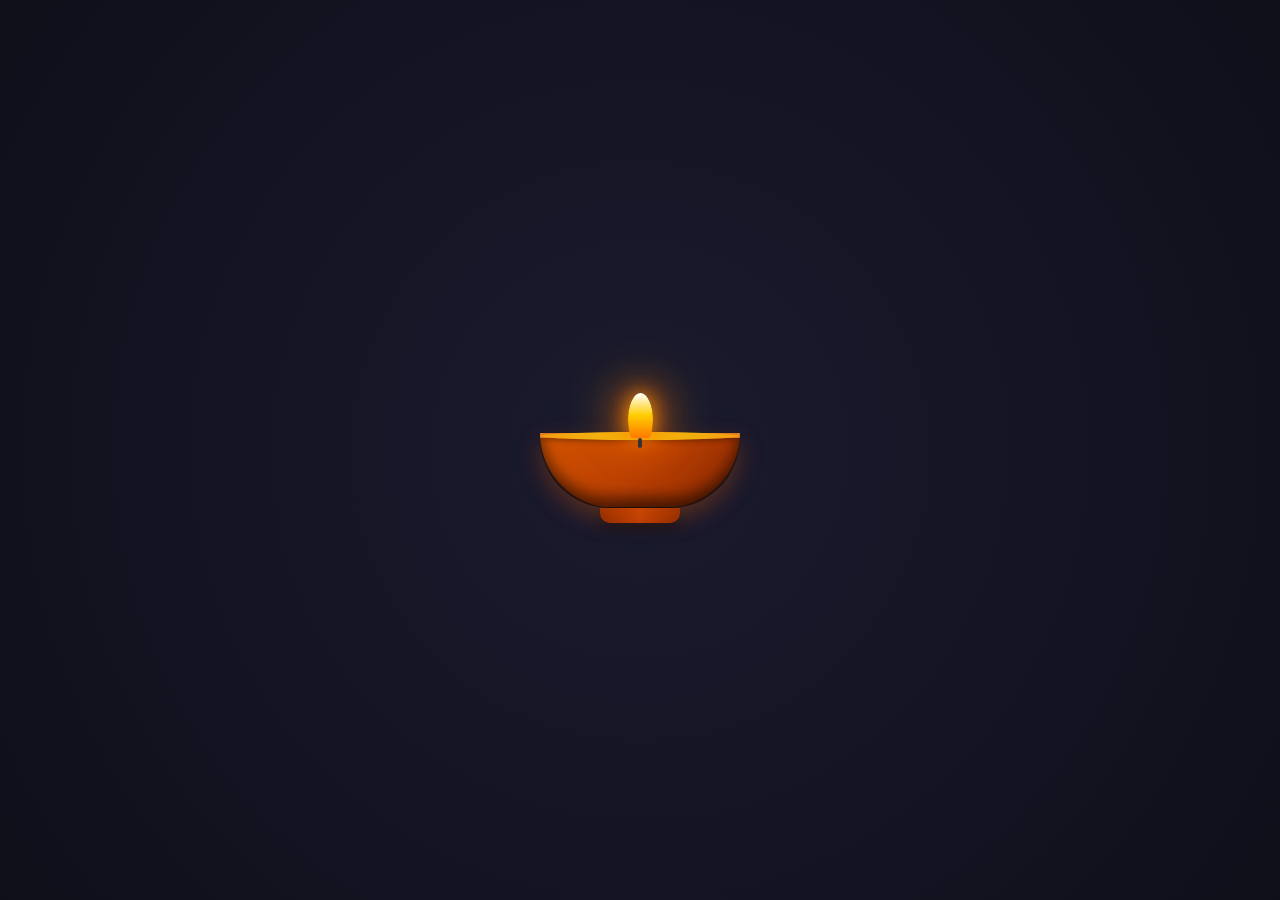
<file: FlickeringDiya/index.html>
<!DOCTYPE html>
<html lang="en">
<head>
    <meta charset="UTF-8">
    <meta name="viewport" content="width=device-width, initial-scale=1.0">
    <title>Animated Diya with HTML & CSS</title>
    <link rel="stylesheet" href="style.css"/>
</head>
<body>

    <div class="diya-container">
        <!-- Flame and Wick -->
        <div class="flame-container">
            <div class="flame"></div>
            <div class="wick"></div>
        </div>
        
        <!-- Diya Bowl -->
        <div class="diya-bowl"></div>
        
        <!-- Diya Stand -->
        <div class="diya-base"></div>
    </div>

</body>
</html>
</file>
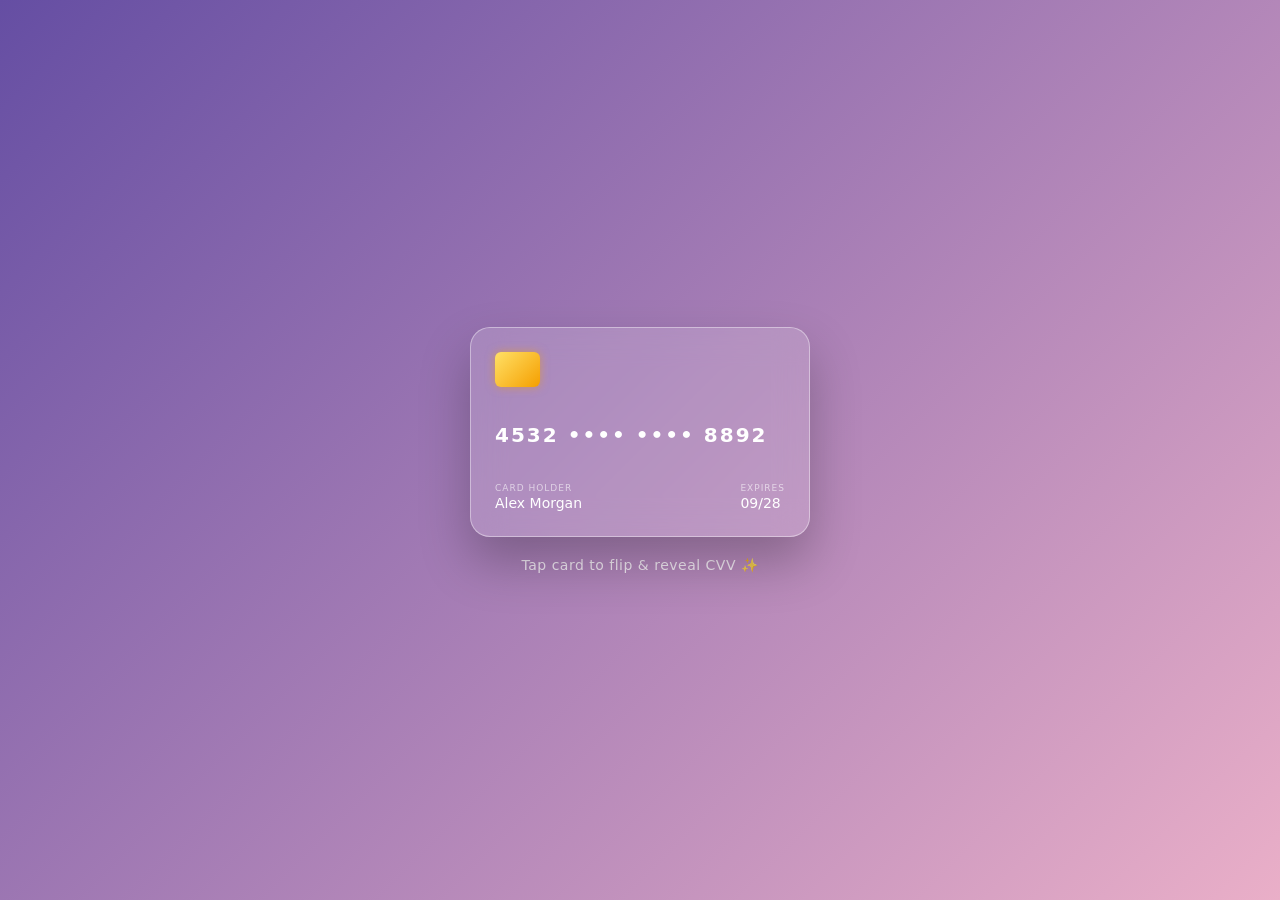
<file: GlassmorphismCreditCard/index.html>
<!DOCTYPE html>
<html lang="en">
<head>
  <meta charset="UTF-8">
  <meta name="viewport" content="width=device-width, initial-scale=1.0">
  <title>Glassmorphism Credit Card with Flip Effect</title>
  <link rel="stylesheet" href="style.css">
</head>
<body>

  <div class="scene">
    <!-- Clickable card container that handles the 3D flip -->
    <div class="glass-card" id="glassCard">
      
      <!-- FRONT OF THE CARD -->
      <div class="card-face card-front">
        <div class="card-chip"></div>
        <div class="card-number">4532 •••• •••• 8892</div>
        <div class="card-footer">
          <div class="card-holder">
            <span class="label">Card Holder</span>
            <span class="value">Alex Morgan</span>
          </div>
          <div class="card-expires">
            <span class="label">Expires</span>
            <span class="value">09/28</span>
          </div>
        </div>
      </div>

      <!-- BACK OF THE CARD -->
      <div class="card-face card-back">
        <div class="magnetic-strip"></div>
        <div class="signature-section">
          <span class="signature-label">Authorized Signature</span>
          <div class="signature-box">
            <span class="signature-text">Alex Morgan</span>
            <div class="cvv-box">
              <span class="label">CVV</span>
              <span class="cvv-value">482</span>
            </div>
          </div>
        </div>
        <div class="back-footer">
          <p class="back-text">This card is property of NovaBank. If found, please return to any branch.</p>
        </div>
      </div>

    </div>
    
    <p class="hint">Tap card to flip & reveal CVV ✨</p>
  </div>

  <script>
    const card = document.getElementById('glassCard');
    card.addEventListener('click', () => {
      card.classList.toggle('flipped');
    });
  </script>
</body>
</html>
</file>
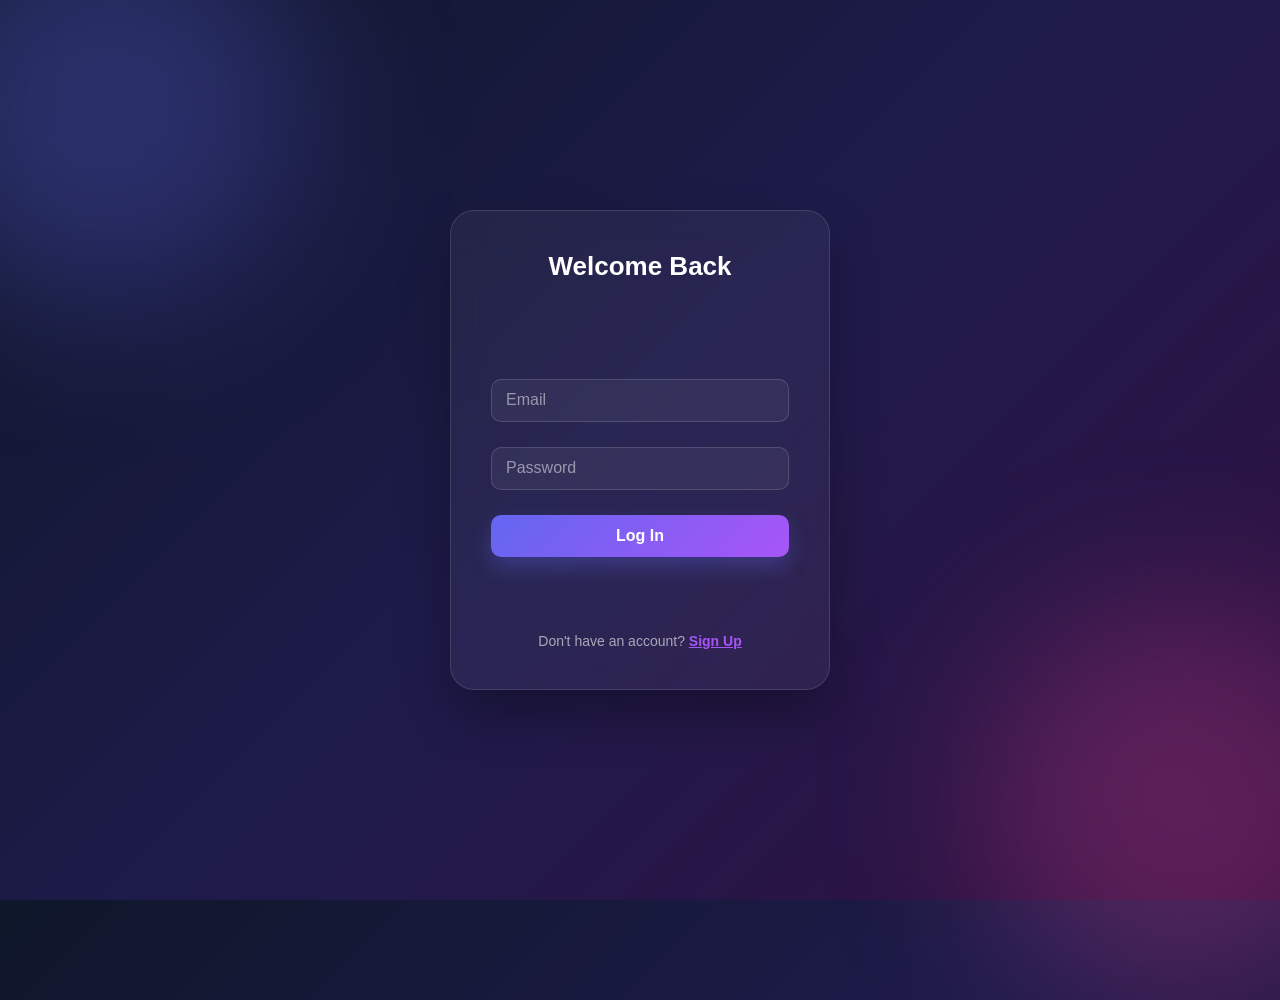
<file: GlassmorphismLogin/index.html>
<!DOCTYPE html>
<html lang="en">
<head>
    <meta charset="UTF-8">
    <meta name="viewport" content="width=device-width, initial-scale=1.0">
    <title>Glassmorphism Flip Auth Form</title>
    <link rel="stylesheet" href="style.css">
</head>
<body>

    <div class="container">
        <!-- Checkbox toggle to handle the 3D card rotation -->
        <input type="checkbox" id="flip-checkbox">

        <div class="card-3d-wrapper">
            
            <!-- FRONT: Login Form -->
            <div class="card-face card-front">
                <h2>Welcome Back</h2>
                <form>
                    <div class="input-box">
                        <input type="email" required placeholder=" ">
                        <label>Email</label>
                    </div>
                    <div class="input-box">
                        <input type="password" required placeholder=" ">
                        <label>Password</label>
                    </div>
                    <button type="submit" class="btn">Log In</button>
                </form>
                <p class="switch-text">
                    Don't have an account? <label for="flip-checkbox" class="flip-btn">Sign Up</label>
                </p>
            </div>

            <!-- BACK: Sign Up Form -->
            <div class="card-face card-back">
                <h2>Create Account</h2>
                <form>
                    <div class="input-box">
                        <input type="text" required placeholder=" ">
                        <label>Full Name</label>
                    </div>
                    <div class="input-box">
                        <input type="email" required placeholder=" ">
                        <label>Email</label>
                    </div>
                    <div class="input-box">
                        <input type="password" required placeholder=" ">
                        <label>Password</label>
                    </div>
                    <button type="submit" class="btn">Sign Up</button>
                </form>
                <p class="switch-text">
                    Already have an account? <label for="flip-checkbox" class="flip-btn">Log In</label>
                </p>
            </div>

        </div>
    </div>

</body>
</html>
</file>
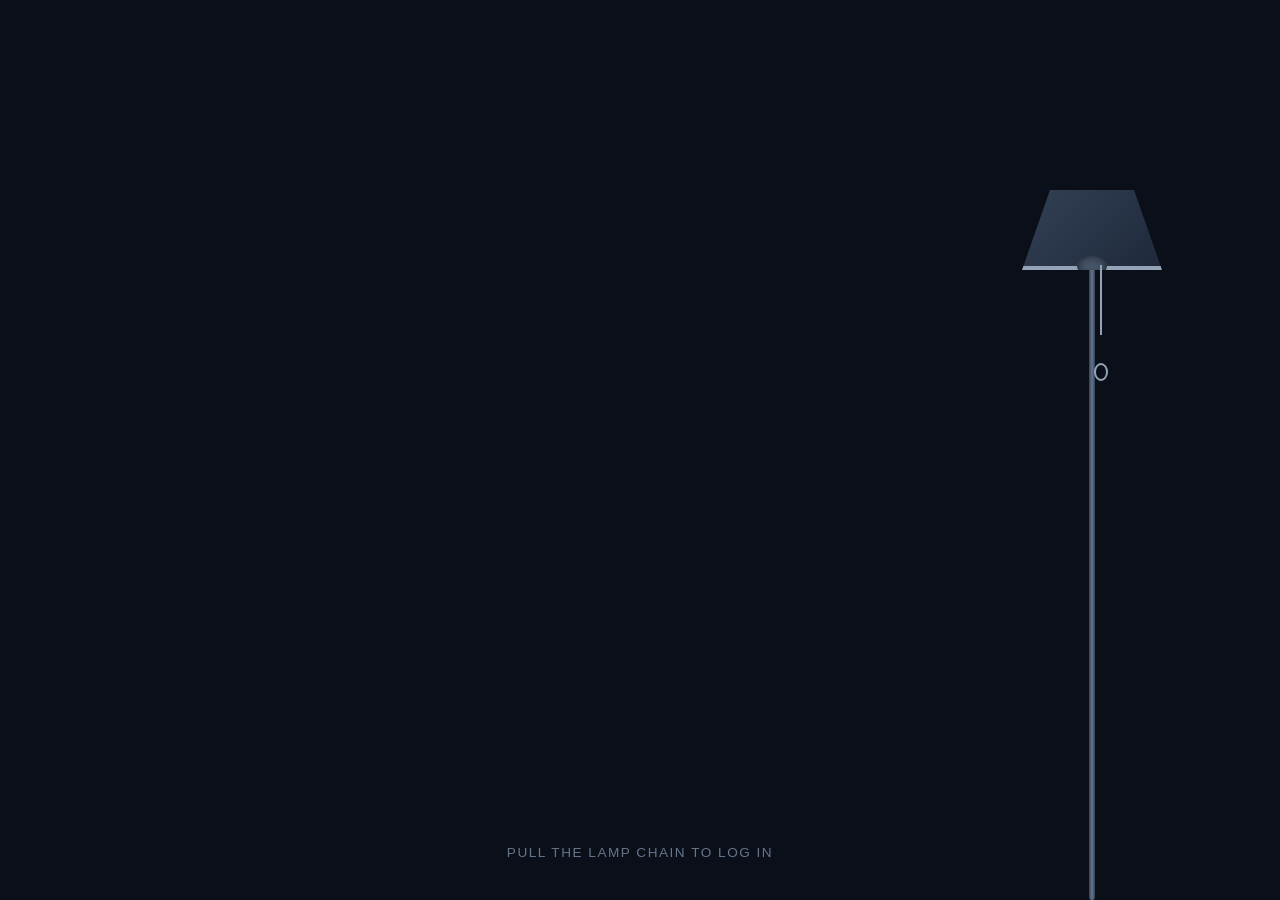
<file: LampLoginUI/index.html>
<!DOCTYPE html>
<html lang="en">
<head>
    <meta charset="UTF-8">
    <meta name="viewport" content="width=device-width, initial-scale=1.0">
    <title>Floor Lamp Login UI</title>
    <style>
        * {
            margin: 0;
            padding: 0;
            box-sizing: border-box;
            font-family: 'Segoe UI', Tahoma, Geneva, Verdana, sans-serif;
        }

        body {
            height: 100vh;
            background-color: #0b0f19;
            overflow: hidden;
            display: flex;
            justify-content: space-between;
            align-items: center;
            padding: 0 10%;
            transition: background-color 0.8s ease;
        }

        /* Ambient Room Lighting Cone from the Right Lamp */
        .room-overlay {
            position: absolute;
            top: 0;
            left: 0;
            width: 100%;
            height: 100%;
            background: radial-gradient(circle at 85% 45%, rgba(255, 215, 120, 0.22) 0%, rgba(11, 15, 25, 0.96) 65%);
            opacity: 0;
            pointer-events: none;
            transition: opacity 0.8s ease;
            z-index: 1;
        }

        body.light-on {
            background-color: #141a29;
        }

        body.light-on .room-overlay {
            opacity: 1;
        }

        /* Login Card Container */
        .login-card {
            position: relative;
            z-index: 5;
            background: rgba(22, 28, 45, 0.65);
            backdrop-filter: blur(14px);
            border: 1px solid rgba(255, 255, 255, 0.08);
            padding: 45px;
            border-radius: 20px;
            width: 400px;
            box-shadow: 0 25px 50px rgba(0, 0, 0, 0.5);
            opacity: 0;
            visibility: hidden;
            transform: translateX(-30px);
            transition: all 0.8s cubic-bezier(0.16, 1, 0.3, 1);
        }

        body.light-on .login-card {
            opacity: 1;
            visibility: visible;
            transform: translateX(0);
        }

        .login-card h2 {
            color: #f7fafc;
            font-size: 2rem;
            margin-bottom: 8px;
            font-weight: 600;
        }

        .login-card p {
            color: #94a3b8;
            font-size: 0.9rem;
            margin-bottom: 30px;
        }

        .input-group {
            position: relative;
            margin-bottom: 20px;
        }

        .input-group input {
            width: 100%;
            padding: 14px 16px;
            background: rgba(11, 15, 25, 0.6);
            border: 1px solid rgba(255, 255, 255, 0.1);
            border-radius: 10px;
            color: #fff;
            font-size: 0.95rem;
            outline: none;
            transition: border-color 0.3s ease, box-shadow 0.3s ease;
        }

        .input-group input:focus {
            border-color: #6366f1;
            box-shadow: 0 0 0 3px rgba(99, 102, 241, 0.2);
        }

        .input-group input::placeholder {
            color: #64748b;
        }

        .form-actions {
            display: flex;
            justify-content: space-between;
            align-items: center;
            margin-bottom: 25px;
            font-size: 0.85rem;
        }

        .form-actions a {
            color: #818cf8;
            text-decoration: none;
            transition: color 0.2s;
        }

        .form-actions a:hover {
            color: #a5b4fc;
        }

        .btn-submit {
            width: 100%;
            padding: 14px;
            background: linear-gradient(135deg, #6366f1, #4f46e5);
            border: none;
            border-radius: 10px;
            color: white;
            font-size: 1rem;
            font-weight: 600;
            cursor: pointer;
            transition: transform 0.2s ease, filter 0.2s ease;
        }

        .btn-submit:hover {
            filter: brightness(1.1);
            transform: translateY(-1px);
        }

        /* Hint text */
        .hint {
            position: absolute;
            bottom: 40px;
            left: 50%;
            transform: translateX(-50%);
            color: #64748b;
            font-size: 0.85rem;
            letter-spacing: 1.5px;
            text-transform: uppercase;
            transition: opacity 0.5s ease;
            z-index: 5;
            pointer-events: none;
        }

        body.light-on .hint {
            opacity: 0;
        }

        /* Standing Floor Lamp on the Right */
        .floor-lamp {
            position: relative;
            width: 120px;
            height: 100vh;
            display: flex;
            flex-direction: column;
            align-items: center;
            z-index: 10;
            cursor: pointer;
            user-select: none;
        }

        /* Long Pole extending from floor up */
        .lamp-pole {
            position: absolute;
            bottom: 0;
            width: 6px;
            height: 75vh;
            background: linear-gradient(90deg, #334155, #64748b, #334155);
            border-radius: 3px;
        }

        /* Lamp Head / Shade */
        .lamp-shade {
            position: absolute;
            top: calc(25vh - 35px);
            width: 140px;
            height: 80px;
            background: linear-gradient(135deg, #334155, #1e293b);
            clip-path: polygon(20% 0%, 80% 0%, 100% 100%, 0% 100%);
            border-bottom: 4px solid #94a3b8;
            box-shadow: 0 10px 20px rgba(0,0,0,0.4);
            display: flex;
            justify-content: center;
        }

        .bulb {
            width: 30px;
            height: 20px;
            background: #475569;
            border-radius: 50%;
            position: absolute;
            bottom: -10px;
            box-shadow: inset 0 0 8px rgba(0,0,0,0.6);
            transition: background 0.5s ease, box-shadow 0.5s ease;
        }

        body.light-on .bulb {
            background: #fffbeb;
            box-shadow: 0 0 30px #fde047, 0 0 60px #eab308, inset 0 0 10px #ffffff;
        }

        /* Pull Chain Mechanism */
        .pull-chain-container {
            position: absolute;
            top: calc(25vh + 40px);
            right: 50px;
            height: 100px;
            display: flex;
            flex-direction: column;
            align-items: center;
        }

        .pull-chain {
            width: 2px;
            height: 70px;
            background: #94a3b8;
            transform-origin: top center;
            transition: transform 0.3s cubic-bezier(0.25, 1, 0.5, 1);
        }

        .pull-ring {
            width: 14px;
            height: 18px;
            border: 2px solid #94a3b8;
            border-radius: 50%;
            position: absolute;
            bottom: -16px;
            left: 50%;
            transform: translateX(-50%);
            background: rgba(11, 15, 25, 0.3);
        }

        .pull-chain.pulling {
            transform: scaleY(1.3);
        }
    </style>
</head>
<body>

    <div class="room-overlay"></div>

    <div class="hint">Pull the lamp chain to log in</div>

    <!-- Login Form Component -->
    <div class="login-card">
        <h2>Welcome Back</h2>
        <p>Enter your credentials to access your workspace.</p>
        <form onsubmit="event.preventDefault(); alert('Signed in successfully!');">
            <div class="input-group">
                <input type="email" placeholder="Username or Email" required>
            </div>
            <div class="input-group">
                <input type="password" placeholder="Password" required>
            </div>
            <div class="form-actions">
                <label style="color: #94a3b8; display: flex; align-items: center; gap: 8px; cursor: pointer;">
                    <input type="checkbox" style="accent-color: #6366f1;"> Remember me
                </label>
                <a href="#">Forgot Password?</a>
            </div>
            <button type="submit" class="btn-submit">Sign In</button>
        </form>
    </div>

    <!-- Standing Floor Lamp (Right Side) -->
    <div class="floor-lamp" id="lampToggle">
        <div class="lamp-pole"></div>
        <div class="lamp-shade">
            <div class="bulb"></div>
        </div>
        <div class="pull-chain-container">
            <div class="pull-chain" id="pullChain">
                <div class="pull-ring"></div>
            </div>
        </div>
    </div>

    <script>
        const lamptoggle = document.getElementById("lampToggle");
        const pullChain = document.getElementById("pullChain");
        const body = document.body;

        lamptoggle.addEventListener('click', () => {
            //pull animation feedback
            pullChain.classList.add('pulling');
            setTimeout(() => {
                pullChain.classList.remove('pulling');
            }, 300)

            // Turn the room light and toggle login card
            body.classList.toggle('light-on');
        })
    </script>
</body>
</html>
</file>
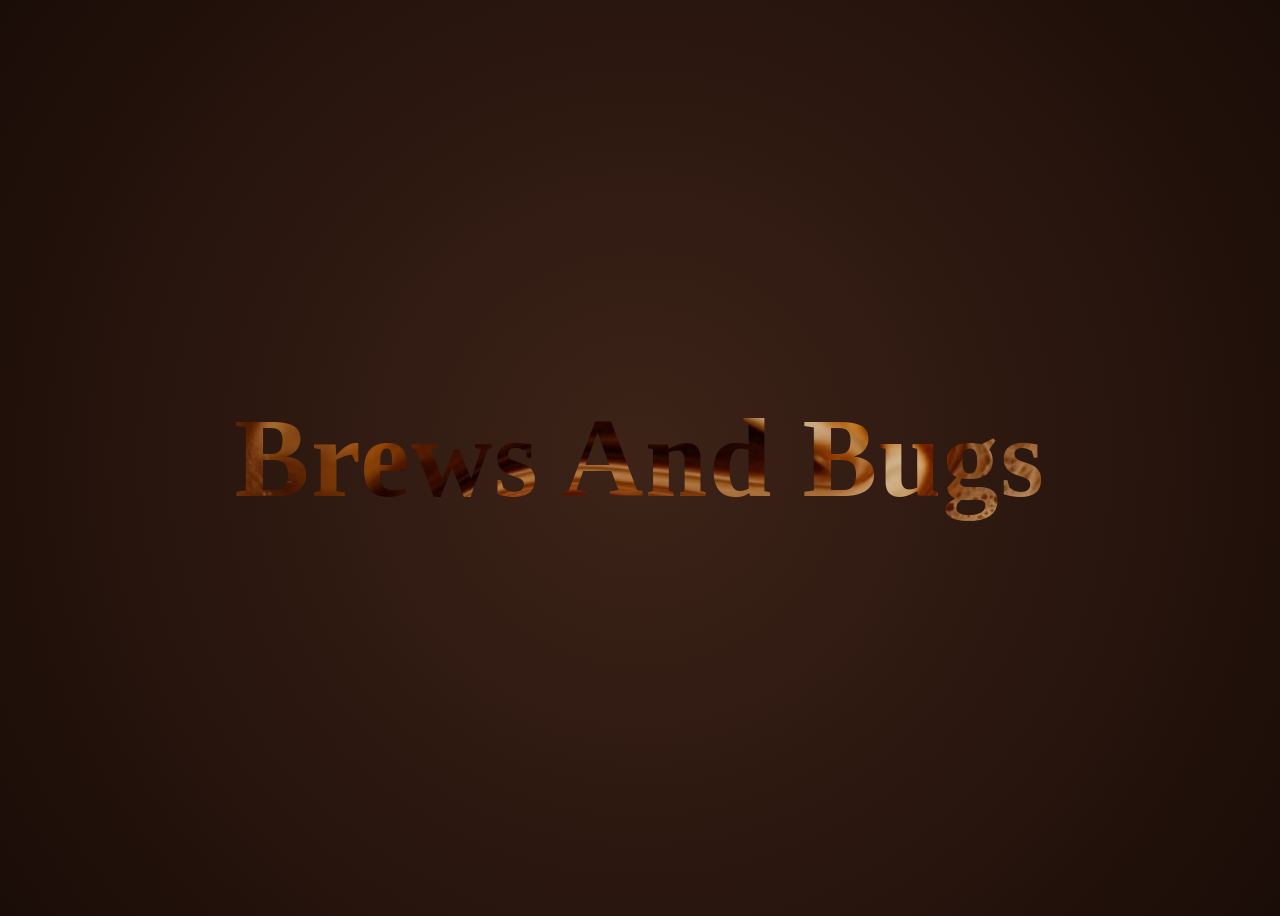
<file: LiveBackground/index.html>
<!DOCTYPE html>
<html>
<head>
    <meta charset="UTF-8" />
    <title>title</title>
    <link rel="stylesheet" href="style.css" />
</head>
<body>
    <p class="title">Brews And Bugs</p>
</body>
</html>
</file>
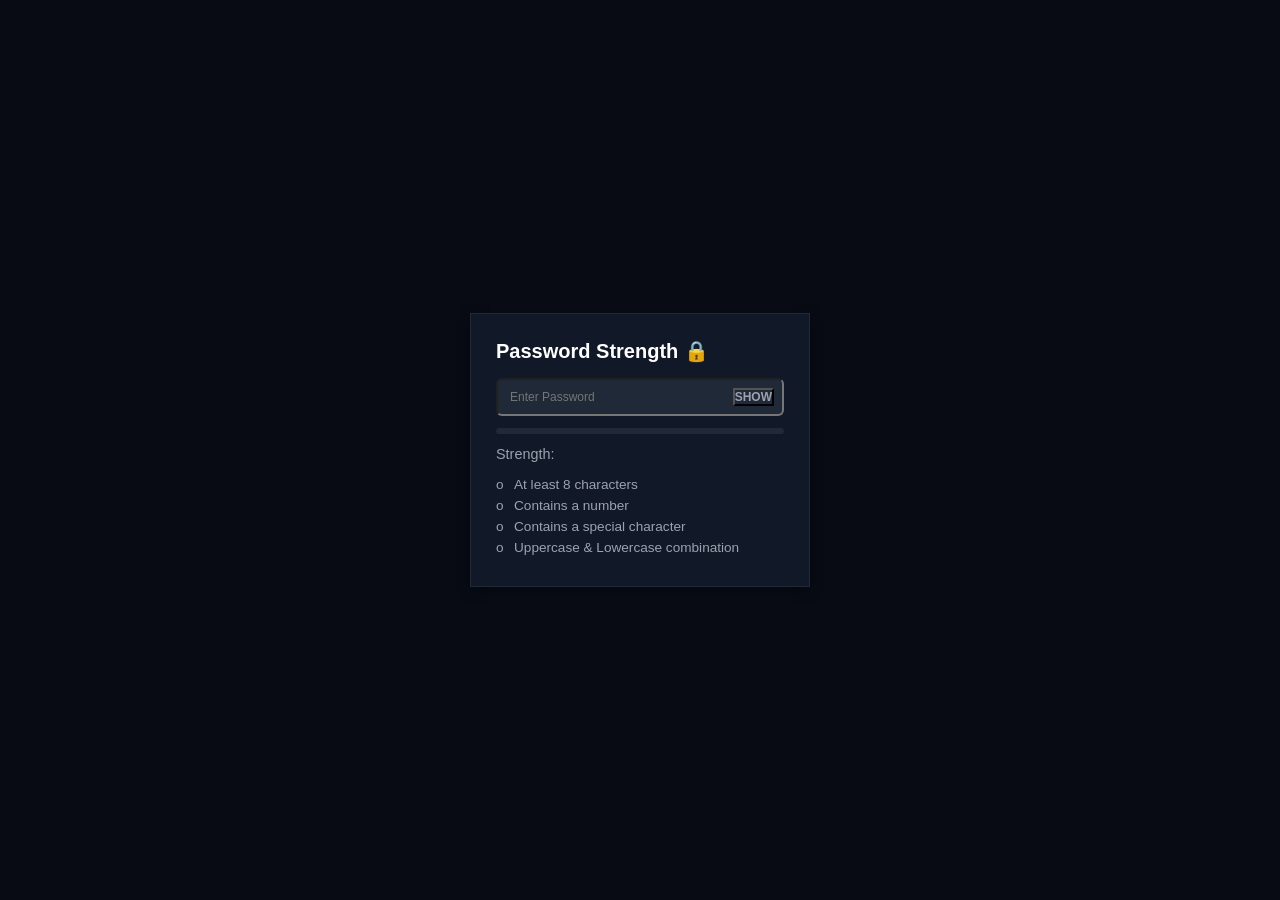
<file: PasswordStrengthChecker/index.html>
<!DOCTYPE html>
<html>
<head>
    <meta charset="UTF-8" />
    <meta name="viewport" content="width=device-width, initial-scale=1.0">
    <link rel="stylesheet" href="style.css">
    <title>Password Strength Checker</title>
</head>
<body>
    <!-- container to hold the password stuff -->
     <div class="card">
        <h2>Password Strength 🔒</h2>      
        
        <!-- password entering block -->
        <div class="input-container">
            <input type="password" id="password" placeholder="Enter Password">
            <button id="toggleBtn">SHOW</button>
        </div>

        <!-- password tracking bar -->
        <div class="trackerContainer">
            <div id="trackerBar"></div>
        </div>

        <!-- tracker label: weak/strong -->
        <div class="strength-indicator">
            Strength: <span id="strengthText"></span>
        </div>

        <!-- password rules -->
         <ul class="requirements">
            <li id="length">At least 8 characters</li>
            <li id="number">Contains a number</li>
            <li id="special">Contains a special character</li>
            <li id="capital">Uppercase & Lowercase combination</li>
         </ul>
     </div>

    <script src="script.js"></script>
</body>
</html>
</file>
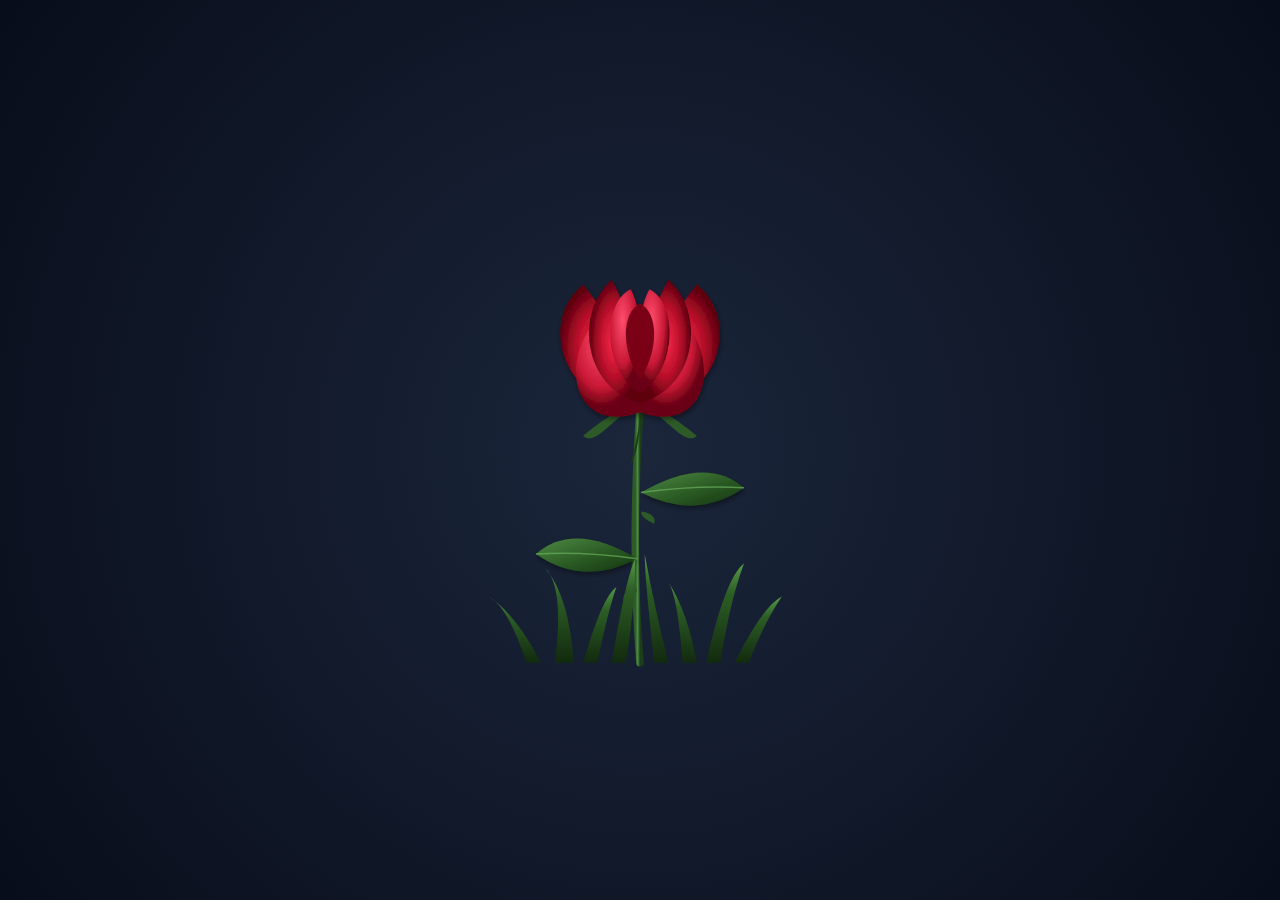
<file: RoseAnimation/index.html>
<!DOCTYPE html>
<html lang="en">
<head>
  <meta charset="UTF-8" />
  <meta name="viewport" content="width=device-width, initial-scale=1.0"/>
  <title>Realistic Growing Rose Animation</title>
  <link rel="stylesheet" href="style.css" />
</head>
<body>
  <div class="container">
    <svg class="rose-svg" viewBox="0 0 400 550" xmlns="http://www.w3.org/2000/svg">
      <defs>
        <!-- Shading Gradients -->
        <radialGradient id="petalGrad1" cx="50%" cy="50%" r="50%">
          <stop offset="0%" stop-color="#ff2a4b"/>
          <stop offset="60%" stop-color="#b50e29"/>
          <stop offset="100%" stop-color="#5e000f"/>
        </radialGradient>

        <radialGradient id="petalGrad2" cx="40%" cy="30%" r="60%">
          <stop offset="0%" stop-color="#ff4d6d"/>
          <stop offset="70%" stop-color="#c91836"/>
          <stop offset="100%" stop-color="#6b0213"/>
        </radialGradient>

        <linearGradient id="stemGrad" x1="0%" y1="0%" x2="100%" y2="0%">
          <stop offset="0%" stop-color="#2d5a27"/>
          <stop offset="50%" stop-color="#4c8c43"/>
          <stop offset="100%" stop-color="#1b3d17"/>
        </linearGradient>

        <linearGradient id="leafGrad" x1="0%" y1="0%" x2="100%" y2="100%">
          <stop offset="0%" stop-color="#4e8a44"/>
          <stop offset="50%" stop-color="#2d5e26"/>
          <stop offset="100%" stop-color="#143310"/>
        </linearGradient>

        <!-- Grass Gradient -->
        <linearGradient id="grassGrad" x1="0%" y1="100%" x2="0%" y2="0%">
          <stop offset="0%" stop-color="#122a0e"/>
          <stop offset="70%" stop-color="#2d5e26"/>
          <stop offset="100%" stop-color="#559948"/>
        </linearGradient>

        <!-- Soft Shadow Filter -->
        <filter id="shadow" x="-20%" y="-20%" width="140%" height="140%">
          <feDropShadow dx="1" dy="3" stdDeviation="3" flood-color="#000" flood-opacity="0.4"/>
        </filter>
      </defs>

      <!-- Stem -->
      <path class="stem" d="M 200 500 Q 190 380 200 230" />

      <!-- Thorns -->
      <g class="thorns">
        <path d="M 196 420 Q 180 425 183 435 Q 195 430 197 424 Z" fill="#2d5a27" />
        <path d="M 202 340 Q 218 343 215 353 Q 203 348 201 342 Z" fill="#2d5a27" />
      </g>

      <!-- Left Leaf Group -->
      <g class="leaf left-leaf" filter="url(#shadow)">
        <path d="M 197 390 Q 130 350 90 385 Q 140 420 197 390 Z" fill="url(#leafGrad)" />
        <path d="M 197 390 Q 140 382 90 385" fill="none" stroke="#68b05c" stroke-width="1.5" opacity="0.7"/>
      </g>

      <!-- Right Leaf Group -->
      <g class="leaf right-leaf" filter="url(#shadow)">
        <path d="M 201 320 Q 270 280 310 315 Q 260 350 201 320 Z" fill="url(#leafGrad)" />
        <path d="M 201 320 Q 260 312 310 315" fill="none" stroke="#68b05c" stroke-width="1.5" opacity="0.7"/>
      </g>

      <!-- Sepal Base -->
      <g class="sepal">
        <path d="M 185 235 C 165 250 150 270 140 260 C 165 240 180 230 190 232 Z" fill="#2d5a27" />
        <path d="M 215 235 C 235 250 250 270 260 260 C 235 240 220 230 210 232 Z" fill="#2d5a27" />
        <path d="M 200 235 C 200 265 195 285 190 290 C 195 270 200 250 200 235 Z" fill="#1b3d17" />
      </g>

      <!-- Blooming Rose Flower -->
      <g class="flower" filter="url(#shadow)">
        <path class="petal p-outer-1" d="M 200 230 C 120 230 90 140 140 100 C 180 150 200 200 200 230 Z" fill="url(#petalGrad1)" />
        <path class="petal p-outer-2" d="M 200 230 C 280 230 310 140 260 100 C 220 150 200 200 200 230 Z" fill="url(#petalGrad1)" />
        <path class="petal p-outer-3" d="M 200 235 C 130 260 110 180 160 130 C 185 170 200 210 200 235 Z" fill="url(#petalGrad2)" />
        <path class="petal p-outer-4" d="M 200 235 C 270 260 290 180 240 130 C 215 170 200 210 200 235 Z" fill="url(#petalGrad2)" />
        <path class="petal p-mid-1" d="M 200 225 C 140 210 130 130 170 95 C 190 130 200 180 200 225 Z" fill="url(#petalGrad1)" />
        <path class="petal p-mid-2" d="M 200 225 C 260 210 270 130 230 95 C 210 130 200 180 200 225 Z" fill="url(#petalGrad1)" />
        <path class="petal p-core-1" d="M 200 215 C 160 190 160 120 190 105 C 205 130 200 180 200 215 Z" fill="url(#petalGrad2)" />
        <path class="petal p-core-2" d="M 200 215 C 240 190 240 120 210 105 C 195 130 200 180 200 215 Z" fill="url(#petalGrad2)" />
        <path class="petal p-center" d="M 200 200 C 180 170 180 130 200 120 C 220 130 220 170 200 200 Z" fill="#7a0314" />
      </g>

      <!-- Animated Grass Field -->
      <g class="grass-group" fill="url(#grassGrad)">
        <path class="blade b1" d="M 80 500 Q 60 440 40 430 Q 70 450 95 500 Z" />
        <path class="blade b2" d="M 110 500 Q 120 420 100 400 Q 125 430 130 500 Z" />
        <path class="blade b3" d="M 140 500 Q 160 430 175 420 Q 165 450 155 500 Z" />
        <path class="blade b4" d="M 170 500 Q 185 410 195 390 Q 195 440 185 500 Z" />
        <path class="blade b5" d="M 215 500 Q 205 410 205 385 Q 215 440 230 500 Z" />
        <path class="blade b6" d="M 245 500 Q 240 430 230 415 Q 250 445 260 500 Z" />
        <path class="blade b7" d="M 270 500 Q 290 410 310 395 Q 295 435 285 500 Z" />
        <path class="blade b8" d="M 300 500 Q 330 440 350 430 Q 330 460 315 500 Z" />
      </g>
    </svg>
  </div>
</body>
</html>
</file>
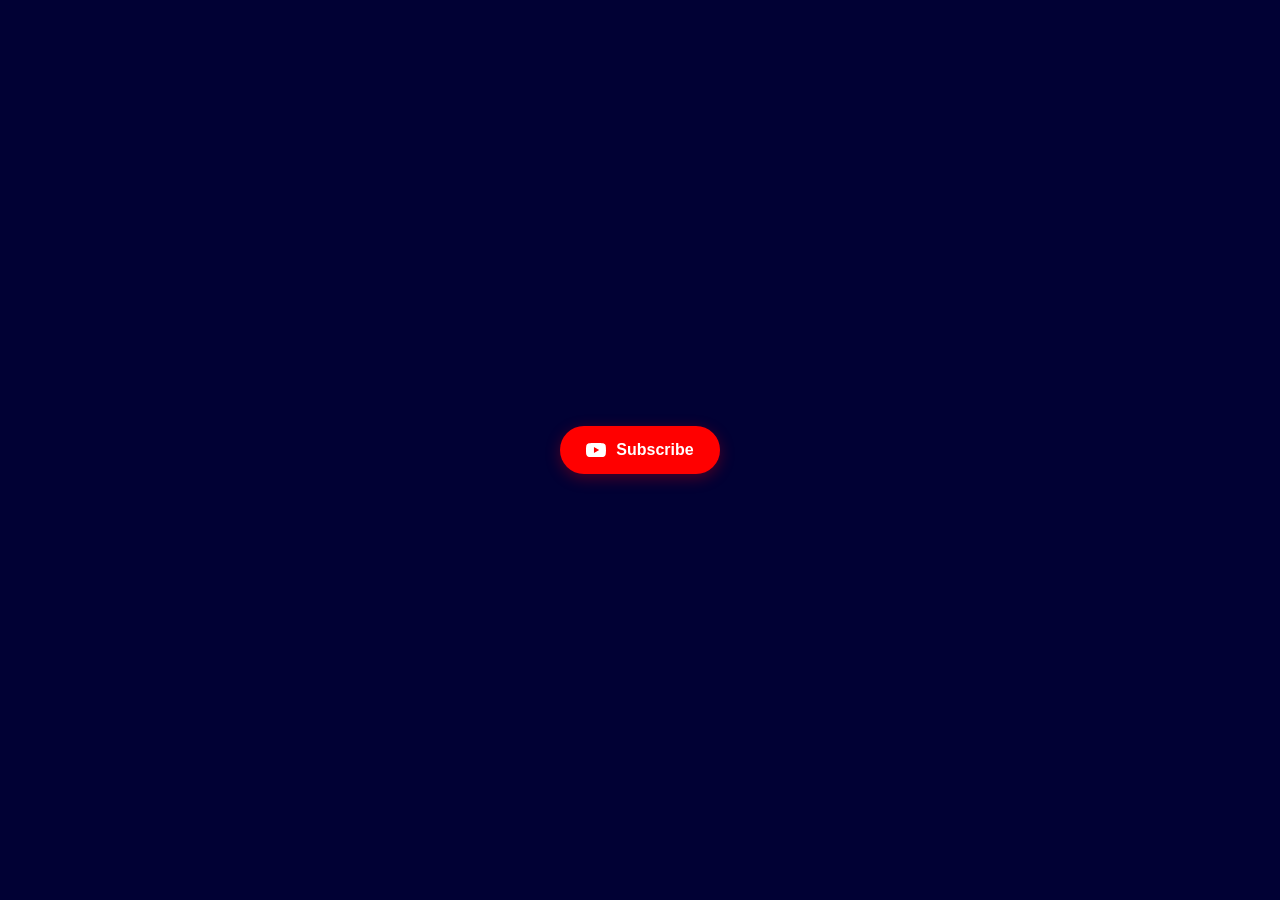
<file: SubscribeButton/index.html>
<!DOCTYPE html>
<html lang="en">
<head>
  <meta charset="UTF-8">
  <meta name="viewport" content="width=device-width, initial-scale=1.0">
  <title>Animated Subscribe Button</title>
  <link rel="stylesheet" href="style.css">
</head>
<body>

  <div class="subscribe-container">
    <button class="subscribe-btn" id="subscribeBtn">
      <!-- Default State -->
      <span class="default-state">
        <svg class="yt-icon" viewBox="0 0 24 24">
          <path fill="currentColor" d="M23.498 6.186a3.016 3.016 0 0 0-2.122-2.136C19.505 3.545 12 3.545 12 3.545s-7.505 0-9.377.505A3.017 3.017 0 0 0 .502 6.186C0 8.07 0 12 0 12s0 3.93.502 5.814a3.016 3.016 0 0 0 2.122 2.136c1.871.505 9.376.505 9.376.505s7.505 0 9.377-.505a3.015 3.015 0 0 0 2.122-2.136C24 15.93 24 12 24 12s0-3.93-.502-5.814zM9.545 15.568V8.432L15.818 12l-6.273 3.568z"/>
        </svg>
        Subscribe
      </span>
      
      <!-- Subscribed State -->
      <span class="subscribed-state">
        <svg class="bell-icon" viewBox="0 0 24 24">
          <path fill="currentColor" d="M12 22c1.1 0 2-.9 2-2h-4c0 1.1.89 2 2 2zm6-6v-5c0-3.07-1.64-5.64-4.5-6.32V4c0-.83-.67-1.5-1.5-1.5s-1.5.67-1.5 1.5v.68C7.63 5.36 6 7.92 6 11v5l-2 2v1h16v-1l-2-2z"/>
        </svg>
        Subscribed
      </span>
    </button>
  </div>

  <script>
    const btn = document.getElementById('subscribeBtn');

    btn.addEventListener('click', () => {
      btn.classList.toggle('subscribed');
    });
  </script>

</body>
</html>
</file>
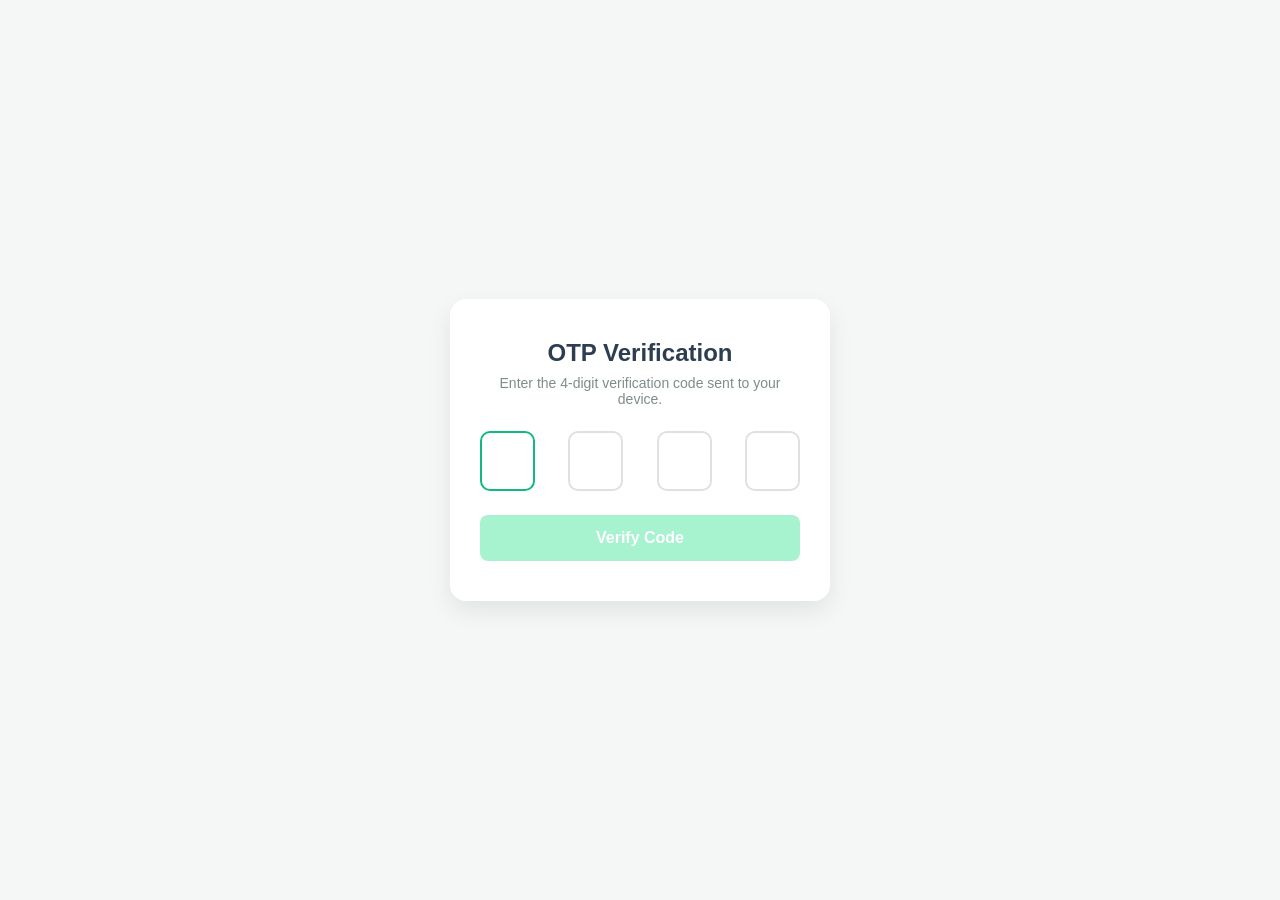
<file: VerifyOtp/index.html>
<!DOCTYPE html>
<html lang="en">
<head>
  <meta charset="UTF-8">
  <meta name="viewport" content="width=device-width, initial-scale=1.0">
  <title>OTP Verification</title>
  <link rel="stylesheet" href="style.css">
</head>
<body>

  <!-- OTP Input Card -->
  <div class="card" id="otpCard">
    <h2 id="cardTitle">OTP Verification</h2>
    <p class="subtitle" id="cardSubtitle">Enter the 4-digit verification code sent to your device.</p>

    <div class="otp-container" id="otpInputs">
      <input type="text" maxlength="1" class="otp-input" autofocus />
      <input type="text" maxlength="1" class="otp-input" />
      <input type="text" maxlength="1" class="otp-input" />
      <input type="text" maxlength="1" class="otp-input" />
    </div>

    <button id="verifyBtn" disabled>Verify Code</button>
  </div>

  <!-- Success Card -->
  <div class="card hidden" id="successCard">
    <div class="icon-circle">✓</div>
    <span class="badge">VERIFIED</span>
    <h2>Access Granted</h2>
    <p class="subtitle">Welcome back. Redirecting to your vault...</p>
  </div>

  <script src="script.js"></script>
</body>
</html>
</file>
<file: FlickeringDiya/style.css>
body {
    margin: 0;
    padding: 0;
    height: 100vh;
    background: radial-gradient(circle, #1a1a2e 0%, #0f0f1a 100%);
    display: flex;
    justify-content: center;
    align-items: center;
    overflow: hidden;
}

.diya-container {
    position: relative;
    display: flex;
    flex-direction: column;
    align-items: center;
    justify-content: center;
}

/* Flame & Glow */
.flame-container {
    position: relative;
    bottom: -15px;
    z-index: 10;
    animation: flicker 1s infinite alternate;
}

.flame {
    width: 25px;
    height: 45px;
    background: linear-gradient(to top, #ff7700, #ffcc00, #ffffff);
    box-shadow: 0 0 20px #ff9900, 0 0 40px #ff3300, 0 0 60px #ffcc00;
    animation: burn 0.1s infinite alternate;
    border-radius: 50% 50% 20% 20% / 60% 60% 40% 40%;
}

.wick {
    width: 4px;
    height: 10px;
    background: #333;
    margin: 0 auto;
    border-radius: 2px;
}

/* Diya Base (Bowl) */
.diya-bowl {
    position: relative;
    width: 200px;
    height: 70px;
    background: linear-gradient(135deg, #d35400, #b93d04, #872800);
    border-radius: 0 0 100px 100px;
    box-shadow: inset 0 -10px 15px rgba(0, 0, 0, 0.6), 
                0 10px 25px rgba(255, 100, 0, 0.3);
    border-top: 5px solid #e67e22;
}

/* Gold Rim Detail */
.diya-bowl::before {
    content: '';
    position: absolute;
    top: -6px;
    left: 0;
    right: 0;
    height: 8px;
    background: linear-gradient(90deg, #f39c12, #f1c40f, #f39c12);
    border-radius: 50%;
    box-shadow: 0 2px 5px rgba(0,0,0,0.3);
}

/* Diya Stand / Base */
.diya-base {
    width: 80px;
    height: 15px;
    background: linear-gradient(to right, #872800, #b93d04, #872800);
    border-radius: 0 0 10px 10px;
    margin: 0 auto;
    box-shadow: 0 5px 15px rgba(0,0,0,0.5);
}

@keyframes flicker {
    0% {
        opacity: 0.9;
        filter: drop-shadow(0 0 10px #ff9900);
    }
    100% {
        opacity: 1;
        filter: drop-shadow(0 0 25px #ffcc00);
    }
}

@keyframes burn {
    0% {
        transform: scale(1) rotate(-2deg);
    }
    100% {
        transform: scale(1.05) rotate(2deg);
    }
}
</file>
<file: GlassmorphismCreditCard/style.css>
* {
  box-sizing: border-box;
  margin: 0;
  padding: 0;
}

body {
  display: flex;
  flex-direction: column;
  justify-content: center;
  align-items: center;
  height: 100vh;
  background: linear-gradient(135deg, #654ea3, #eaafc8);
  font-family: system-ui, -apple-system, BlinkMacSystemFont, 'Segoe UI', Roboto, sans-serif;
  overflow: hidden;
  perspective: 1000px; /* Essential for 3D depth */
}

.scene {
  display: flex;
  flex-direction: column;
  align-items: center;
  gap: 20px;
}

/* THE CARD CONTAINER (Handles 3D Space and Flip) */
.glass-card {
  width: 340px;
  height: 210px;
  cursor: pointer;
  position: relative;
  transform-style: preserve-3d;
  transition: transform 0.8s cubic-bezier(0.4, 0, 0.2, 1);
}

/* Triggered when clicked */
.glass-card.flipped {
  transform: rotateY(180deg);
}

/* COMMON STYLES FOR BOTH SIDES (The Glassmorphism Magic) */
.card-face {
  position: absolute;
  width: 100%;
  height: 100%;
  top: 0;
  left: 0;
  backface-visibility: hidden; /* Hides the back side when facing away */
  border-radius: 20px;
  padding: 24px;
  display: flex;
  flex-direction: column;
  justify-content: space-between;
  
  /* THE 3 LINES OF GLASSMORPHISM CSS */
  background: rgba(255, 255, 255, 0.15);      /* Semi-transparent background */
  backdrop-filter: blur(16px);                  /* Frosted glass blur effect */
  -webkit-backdrop-filter: blur(16px);          /* Safari support */
  border: 1px solid rgba(255, 255, 255, 0.4);  /* Subtle glowing border */
  
  box-shadow: 0 25px 50px rgba(0, 0, 0, 0.25);
  color: #ffffff;
}

/* FRONT SPECIFIC STYLES */
.card-front {
  z-index: 2;
}

.card-chip {
  width: 45px;
  height: 35px;
  background: linear-gradient(135deg, #ffe066, #f59f00);
  border-radius: 6px;
  box-shadow: 0 0 10px rgba(245, 159, 0, 0.5);
}

.card-number {
  font-size: 20px;
  font-weight: 600;
  letter-spacing: 2px;
}

.card-footer {
  display: flex;
  justify-content: space-between;
  align-items: flex-end;
}

.label {
  display: block;
  font-size: 9px;
  text-transform: uppercase;
  opacity: 0.6;
  letter-spacing: 1px;
}

.value {
  font-size: 14px;
  font-weight: 500;
}


/* BACK SPECIFIC STYLES */
.card-back {
  transform: rotateY(180deg); /* Pre-rotate the back side */
  padding: 20px 0;
  justify-content: flex-start;
}

.magnetic-strip {
  width: 100%;
  height: 40px;
  background: rgba(0, 0, 0, 0.4);
  margin-bottom: 15px;
}

.signature-section {
  padding: 0 24px;
}

.signature-label {
  font-size: 8px;
  text-transform: uppercase;
  opacity: 0.6;
  letter-spacing: 0.5px;
  display: block;
  margin-bottom: 4px;
}

.signature-box {
  width: 100%;
  height: 40px;
  background: rgba(255, 255, 255, 0.8);
  border-radius: 4px;
  display: flex;
  align-items: center;
  justify-content: space-between;
  padding: 0 12px;
}

.signature-text {
  font-family: 'Brush Script MT', cursive, sans-serif;
  color: #111;
  font-size: 18px;
  transform: rotate(-3deg);
}

.cvv-box{
    background: white;
    padding: 4px 8px;
    border-radius: 4px;
    text-align: center;
}

.cvv-box .label{
    color: #666;
    font-size: 7px;
}

.cvv-value{
    color: #111;
    font-size: 14px;
    font-weight: 700;
    letter-spacing: 1px;
}

.back-footer{
    padding: 0 24px;
    margin-top: auto;
}

.back-text{
    font-size: 8px;
    opacity: 0.5px;
    line-height: 1.3px;
}

.hint{
    color: rgba(255, 255, 255, 0.8);
    font-size: 14px;
    font-weight: 500;
    letter-spacing: 0.5px;
    animation: pulse 2s infinite ease-in-out;
}

@keyframes pulse {
    0%, 100%{
        opacity: 0.6;
    }
    50%{
        opacity: 1;
    }
}
</file>
<file: GlassmorphismLogin/style.css>
* {
    margin: 0;
    padding: 0;
    box-sizing: border-box;
    font-family: 'Segoe UI', Tahoma, Geneva, Verdana, sans-serif;
}

body {
    display: flex;
    justify-content: center;
    align-items: center;
    min-height: 100vh;
    background: linear-gradient(135deg, #0f172a, #1e1b4b, #311042);
    overflow: hidden;
}

/* Background Glowing Ambient Orbs */
body::before, body::after {
    content: '';
    position: absolute;
    width: 400px;
    height: 400px;
    border-radius: 50%;
    z-index: -1;
    filter: blur(80px);
}
body::before {
    background: rgba(99, 102, 241, 0.3);
    top: -100px;
    left: -100px;
}
body::after {
    background: rgba(236, 72, 153, 0.25);
    bottom: -100px;
    right: -100px;
}

.container {
    perspective: 1000px;
}

/* Hide the native checkbox */
#flip-checkbox {
    display: none;
}

.card-3d-wrapper {
    position: relative;
    width: 380px;
    height: 480px;
    transform-style: preserve-3d;
    transition: transform 0.8s cubic-bezier(0.77, 0, 0.175, 1);
}

/* Rotate the wrapper when checkbox is checked */
#flip-checkbox:checked ~ .card-3d-wrapper {
    transform: rotateY(180deg);
}

/* Glassmorphism Card Face Styling */
.card-face {
    position: absolute;
    width: 100%;
    height: 100%;
    backface-visibility: hidden;
    background: rgba(255, 255, 255, 0.05);
    backdrop-filter: blur(16px);
    -webkit-backdrop-filter: blur(16px);
    border: 1px solid rgba(255, 255, 255, 0.12);
    border-radius: 24px;
    padding: 40px;
    box-shadow: 0 25px 50px rgba(0, 0, 0, 0.3);
    display: flex;
    flex-direction: column;
    justify-content: space-between;
}

.card-back {
    transform: rotateY(180deg);
}

h2 {
    color: #fff;
    font-size: 26px;
    font-weight: 600;
    text-align: center;
    margin-bottom: 20px;
}

/* Floating Input Style */
.input-box {
    position: relative;
    margin-bottom: 25px;
}

.input-box input {
    width: 100%;
    padding: 12px 15px;
    background: rgba(255, 255, 255, 0.05);
    border: 1px solid rgba(255, 255, 255, 0.15);
    outline: none;
    border-radius: 10px;
    color: #fff;
    font-size: 15px;
    transition: 0.3s;
}

.input-box input:focus,
.input-box input:not(:placeholder-shown) {
    border-color: #818cf8;
    background: rgba(255, 255, 255, 0.08);
}

.input-box label {
    position: absolute;
    left: 15px;
    top: 50%;
    transform: translateY(-50%);
    color: rgba(255, 255, 255, 0.5);
    pointer-events: none;
    transition: 0.3s ease;
}

.input-box input:focus ~ label,
.input-box input:not(:placeholder-shown) ~ label {
    top: -5px;
    font-size: 12px;
    background: #121324;
    padding: 0 5px;
    color: #818cf8;
    border-radius: 4px;
}

/* Action Button */
.btn {
    width: 100%;
    padding: 12px;
    background: linear-gradient(135deg, #6366f1, #a855f7);
    border: none;
    border-radius: 10px;
    color: #fff;
    font-size: 16px;
    font-weight: 600;
    cursor: pointer;
    box-shadow: 0 10px 20px rgba(99, 102, 241, 0.3);
    transition: 0.3s ease;
}

.btn:hover {
    opacity: 0.9;
    transform: translateY(-2px);
    box-shadow: 0 15px 25px rgba(99, 102, 241, 0.4);
}

/* Switch Text */
.switch-text {
    text-align: center;
    color: rgba(255, 255, 255, 0.6);
    font-size: 14px;
}

.flip-btn {
    color: #a855f7;
    font-weight: 600;
    cursor: pointer;
    text-decoration: underline;
    transition: 0.3s;
}

.flip-btn:hover {
    color: #c084fc;
}
</file>
<file: LiveBackground/style.css>
body{
    min-height: 100vh;
    display: flex;
    justify-content: center;
    align-items: center;
    background: radial-gradient(circle at center, #3d2318 0%, #1a0c07 100%);
    overflow: hidden;
}

.title{
    font-size: clamp(7rem, 15vw, 7rem);
    font-weight: 900;
    letter-spacing: 0.1rem;
    background-image: url("coffee1.jpg");
    background-size: 200% auto;
    background-position: no-repeat;
    color: transparent;
    -webkit-background-clip: text;
    animation: flowImage 5s linear infinite;
}

@keyframes flowImage{
    from{
        background-position: 0% 50%;
    }
    to{
        background-position: 200% 50%;
    }
}
</file>
<file: PasswordStrengthChecker/style.css>
* {
    margin: 0;
    padding: 0;
    box-sizing: border-box;
}

body {
    min-height: 100vh;
    display: grid;
    place-items: center;
    background: #080b14;
    color: white;
    font-family: Arial, Helvetica, sans-serif;
}

.card{
    width: 340px;
    padding: 25px;
    background: #111827;
    border: 1px solid #1f2937;
    box-shadow: 0 4px 12px rgba(0, 0, 0, 0.3);
}

.card h2{
    font-size: 1.25rem;
    margin-bottom: 15px;
}

.input-container{
    position: relative;
    display: flex;
    align-items: center;
    margin-bottom: 12px;
}

.input-container input{
    width: 100%;
    padding: 10px 60px 10px 12px;
    background: #1f2937;
    border-radius: 6px;
    color: white;
    font-size: 0.75rem;
    outline: none;
}

.input-container input:focus{
    border-color: #6366f1;
}

#toggleBtn{
    position: absolute;
    right: 10px;
    background: none;
    color: #9ca3af;
    font-size: 0.75rem;
    font-weight: bold;
    cursor: pointer;
}

.trackerContainer{
    width: 100%;
    height: 6px;
    background-color: #1f2937;
    border-radius: 3px;
    overflow: hidden;
    margin-bottom: 12px;
}

#trackerBar{
    height: 100%;
    width: 0%;
    transition: width 0.3s ease, background-color 0.3 ease;
}

.strength-indicator{
    font-size: 0.9rem;
    margin-bottom: 15px;
    color: #9ca3af;
}

#strengthText{
    font-weight: bold;
    color: #ef4444;
}

.requirements{
    list-style: none;
    font-size: 0.85rem;
}

.requirements li{
    margin-bottom: 6px;
    color: #9ca3af;
    position: relative;
    padding-left: 18px;
}

.requirements li::before{
    content: "o";
    position: absolute;
    left: 0;
    color: #9ca3af;
}

.requirements li.valid{
    color: #10b981;
}

.requirements li.valid::before{
    content: "✓";
    color: #10b981;
    font-weight: bold;
}
</file>
<file: RoseAnimation/style.css>
* {
  margin: 0;
  padding: 0;
  box-sizing: border-box;
}

body {
  background: radial-gradient(circle at center, #1b263b 0%, #080d1a 100%);
  min-height: 100vh;
  display: flex;
  justify-content: center;
  align-items: center;
  overflow: hidden;
}

.container {
  width: 380px;
  height: 520px;
}

.rose-svg {
  width: 100%;
  height: 100%;
}

/* Stem Animation */
.stem {
  fill: none;
  stroke: url(#stemGrad);
  stroke-width: 8;
  stroke-linecap: round;
  stroke-dasharray: 300;
  stroke-dashoffset: 300;
  animation: growStem 2s ease-in-out forwards;
}

@keyframes growStem {
  to {
    stroke-dashoffset: 0;
  }
}

/* Thorns & Sepal Animation */
.thorns path, .sepal path {
  opacity: 0;
  transform-origin: 200px 300px;
  transform: scale(0);
  animation: popIn 0.8s ease-out 1.6s forwards;
}

/* Leaf Animation */
.leaf {
  opacity: 0;
  transform: scale(0);
  animation: popIn 1s ease-out forwards;
}

.left-leaf {
  transform-origin: 197px 390px;
  animation-delay: 1.2s;
}

.right-leaf {
  transform-origin: 201px 320px;
  animation-delay: 1.5s;
}

@keyframes popIn {
  to {
    opacity: 1;
    transform: scale(1);
  }
}

/* Realistic Blooming Delays */
.petal {
  opacity: 0;
  transform-origin: 200px 220px;
  transform: scale(0.1) rotate(-10deg);
  animation: bloomRealistic 1.4s cubic-bezier(0.16, 1, 0.3, 1) forwards;
}

.p-center  { animation-delay: 2.0s; }
.p-core-1  { animation-delay: 2.2s; }
.p-core-2  { animation-delay: 2.3s; }
.p-mid-1   { animation-delay: 2.5s; }
.p-mid-2   { animation-delay: 2.6s; }
.p-outer-3 { animation-delay: 2.8s; }
.p-outer-4 { animation-delay: 2.9s; }
.p-outer-1 { animation-delay: 3.1s; }
.p-outer-2 { animation-delay: 3.2s; }

/* Grass Base Styles & Animations */
.grass-group .blade {
  transform-origin: bottom center;
  opacity: 0;
  transform: scaleY(0);
  animation: growGrass 1.2s cubic-bezier(0.25, 1, 0.5, 1) forwards,
             sway 4s ease-in-out infinite alternate;
}

/* Stagger Grass Growth Timings */
.b1 { animation-delay: 0.1s, 1.3s; transform-origin: 87px 500px; }
.b2 { animation-delay: 0.3s, 1.5s; transform-origin: 120px 500px; }
.b3 { animation-delay: 0.2s, 1.4s; transform-origin: 147px 500px; }
.b4 { animation-delay: 0.4s, 1.6s; transform-origin: 177px 500px; }
.b5 { animation-delay: 0.2s, 1.4s; transform-origin: 222px 500px; }
.b6 { animation-delay: 0.5s, 1.7s; transform-origin: 252px 500px; }
.b7 { animation-delay: 0.3s, 1.5s; transform-origin: 277px 500px; }
.b8 { animation-delay: 0.1s, 1.3s; transform-origin: 307px 500px; }

@keyframes growGrass {
  0% {
    opacity: 0;
    transform: scaleY(0);
  }
  100% {
    opacity: 1;
    transform: scaleY(1);
  }
}

/* Subtle Gentle Wind Swaying Animation */
@keyframes sway {
  0% {
    transform: scaleY(1) rotate(0deg);
  }
  50% {
    transform: scaleY(1) rotate(2.5deg);
  }
  100% {
    transform: scaleY(1) rotate(-2deg);
  }
}

@keyframes bloomRealistic {
  0% {
    opacity: 0;
    transform: scale(0.1) rotate(-10deg);
  }
  50% {
    opacity: 0.8;
  }
  100% {
    opacity: 1;
    transform: scale(1) rotate(0deg);
  }
}
</file>
<file: SubscribeButton/style.css>
* {
  box-sizing: border-box;
  margin: 0;
  padding:0;
}

body{
  display: flex;
  justify-content: center;
  align-items: center;
  height: 100vh;
  background-color: rgb(1, 1, 52);
  font-family: system-ui, -apple-system, BlinkMacSystemFont, 'Segoe UI', Roboto, Oxygen, Ubuntu, Cantarell, 'Open Sans', 'Helvetica Neue', sans-serif;
}

.subscribe-btn{
  position: relative;
  background-color: #ff0000;
  color: white;
  border: none;
  padding: 12px 30px;
  font-size: 16px;
  font-weight: 600;
  border-radius: 50px;
  cursor: pointer;
  overflow: hidden;
  box-shadow: 0 4px 15px rgba(255, 0, 0, 0.3);
  transition: all 0.3s cubic-bezier(0.4, 0, 0.2, 1);
  display: flex;
  align-items: center;
  justify-content: center;
  min-width: 160px;
  height: 48px;
}
.subscribe-btn:hover{
  background-color: #cc0000;
  transform: scale(1.05);
  box-shadow: 0 6px 20px rgba(255, 0, 0, 0.4);
}

.subscribe-btn:active{
  transform: scale(0.98);
}

.default-state, .subscribed-state{
  display: flex;
  align-items: center;
  gap: 10px;
  position: absolute;
  transition: transform 0.3s cubic-bezier(0.4, 0, 0.2, 1), opacity 0.3 cubic-bezier(0.4, 0, 0.2, 1);
}

.subscribed-state{
  opacity: 0;
  transform: translateY(20px);
}

.yt-icon, .bell-icon{
  width: 20px;
  height: 20px;
}

.subscribe-btn.subscribed{
  background-color: #272727;
  color: #aaaaaa;
  box-shadow: 0 4px 15px rgba(0, 0, 0, 0.2);
}

.subscribe-btn.subscribed .default-state{
  opacity: 0;
  transform: translateY(-20px);
}

.subscribe-btn.subscribed .subscribed-state{
  opacity: 1;
  transform: translateY(0);
}
</file>
<file: VerifyOtp/style.css>
* {
  box-sizing: border-box;
  margin: 0;
  padding: 0;
  font-family: 'Segoe UI', Tahoma, Geneva, Verdana, sans-serif;
}

body {
  min-height: 100vh;
  display: flex;
  justify-content: center;
  align-items: center;
  background-color: #f4f7f6;
}

.card {
  background: #ffffff;
  padding: 40px 30px;
  border-radius: 16px;
  box-shadow: 0 10px 25px rgba(0, 0, 0, 0.08);
  width: 100%;
  max-width: 380px;
  text-align: center;
  transition: all 0.3s ease;
}

.card.hidden {
  display: none;
}

h2 {
  color: #2c3e50;
  margin-bottom: 8px;
}

.subtitle {
  color: #7f8c8d;
  font-size: 14px;
  margin-bottom: 24px;
}

.otp-container {
  display: flex;
  justify-content: space-between;
  gap: 10px;
  margin-bottom: 24px;
}

.otp-input {
  width: 55px;
  height: 60px;
  font-size: 24px;
  font-weight: bold;
  text-align: center;
  border: 2px solid #e0e0e0;
  border-radius: 10px;
  outline: none;
  transition: all 0.2s ease;
}

.otp-input:focus {
  border-color: #10b981;
}

/* Shuffling State Style */
.otp-input.shuffling {
  border-color: #3b82f6;
  color: #3b82f6;
  background-color: #eff6ff;
  animation: pulse 0.3s infinite alternate;
}

@keyframes pulse {
  0% { transform: translateY(0); }
  100% { transform: translateY(-3px); }
}

button {
  width: 100%;
  padding: 14px;
  background-color: #10b981;
  color: white;
  border: none;
  border-radius: 8px;
  font-size: 16px;
  font-weight: 600;
  cursor: pointer;
  transition: background-color 0.2s ease, opacity 0.2s ease;
}

button:disabled {
  background-color: #a7f3d0;
  cursor: not-allowed;
}

button:hover:not(:disabled) {
  background-color: #059669;
}

/* Success View Styling */
.icon-circle {
  width: 70px;
  height: 70px;
  background-color: #10b981;
  color: white;
  font-size: 36px;
  border-radius: 50%;
  display: flex;
  align-items: center;
  justify-content: center;
  margin: 0 auto 16px;
  animation: scaleUp 0.4s cubic-bezier(0.175, 0.885, 0.32, 1.275);
}

@keyframes scaleUp {
  0% { transform: scale(0); }
  100% { transform: scale(1); }
}

.badge {
  display: inline-block;
  background-color: #e6f4ea;
  color: #10b981;
  font-size: 12px;
  font-weight: 700;
  padding: 4px 12px;
  border-radius: 20px;
  letter-spacing: 1px;
  margin-bottom: 16px;
}
</file>
